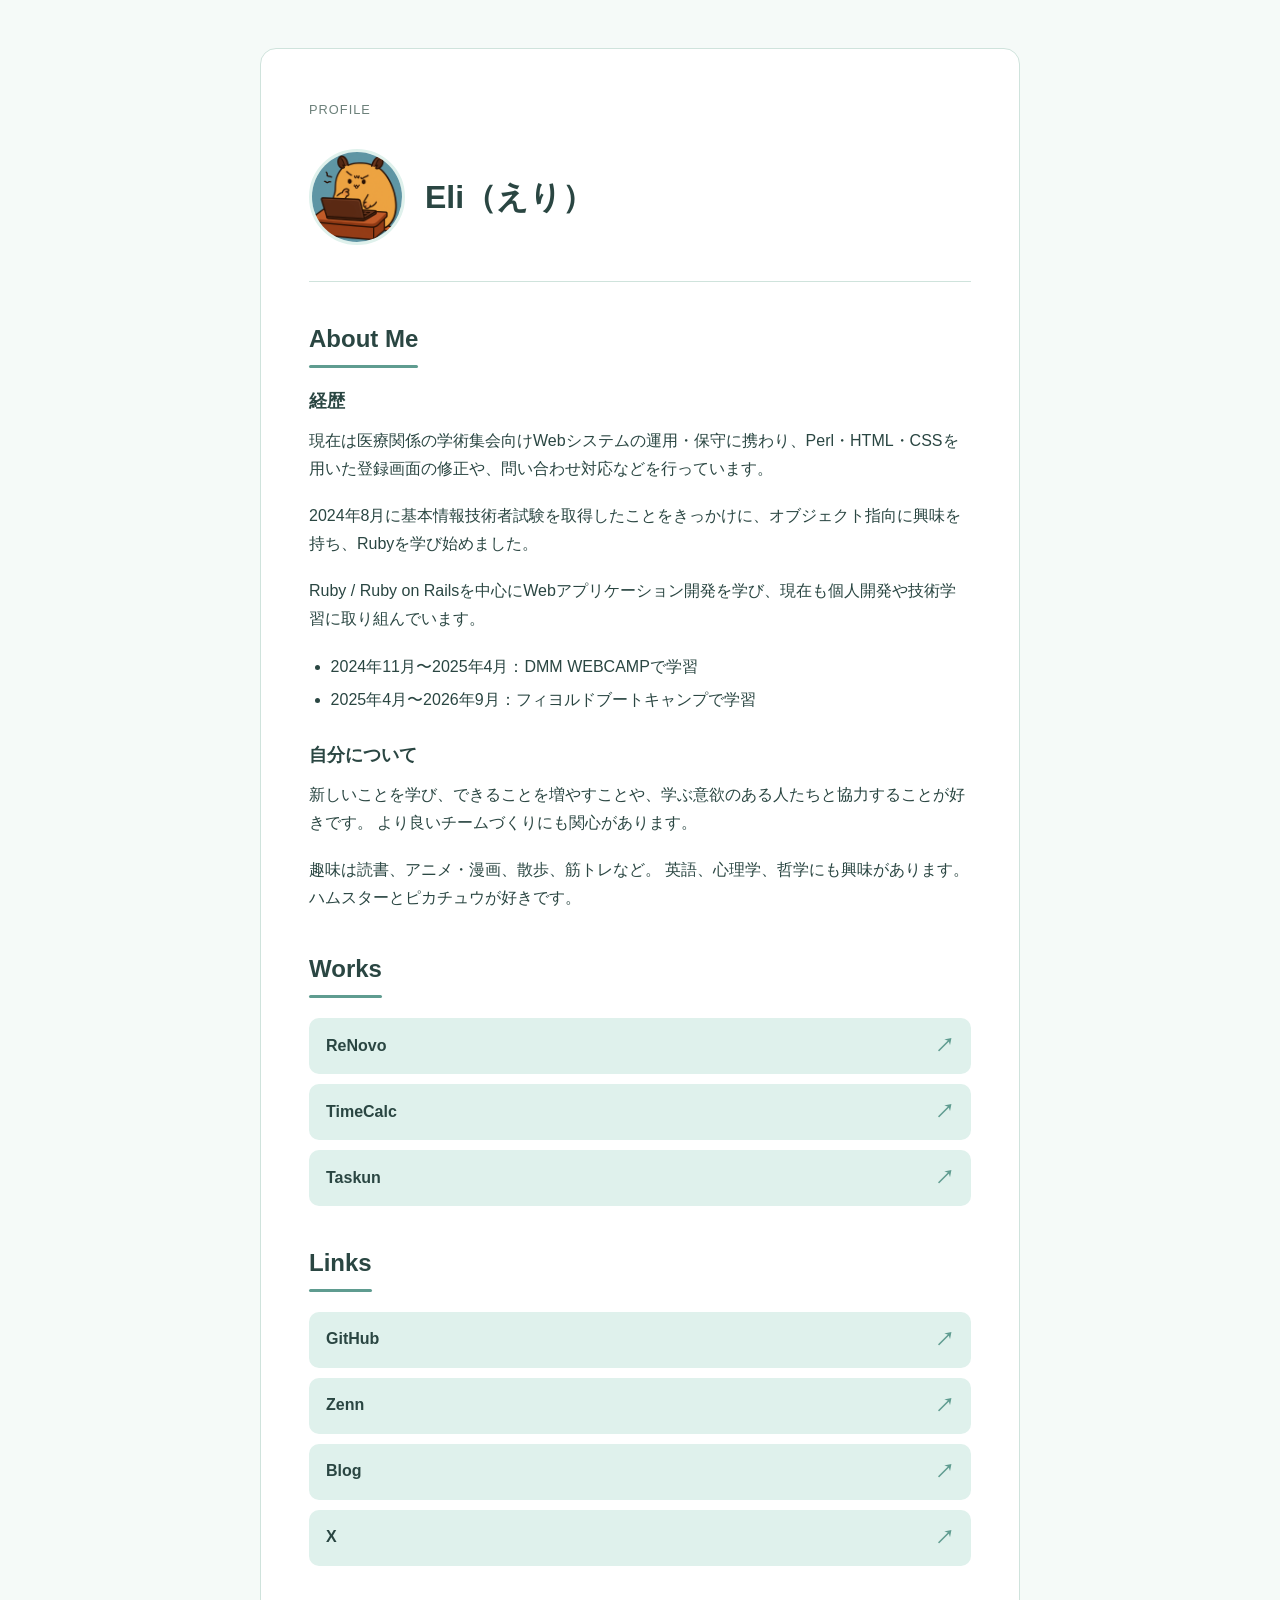
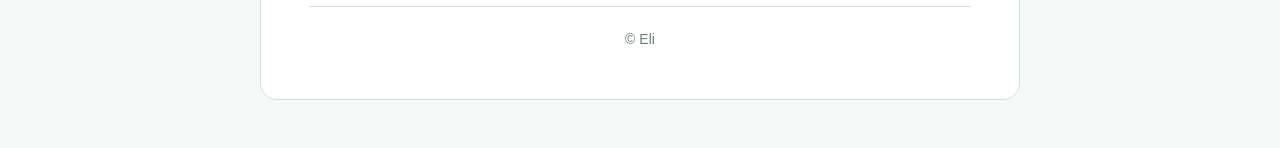
<file: index.html>
<!doctype html>
<html lang="ja">
  <head>
    <meta charset="UTF-8" />
    <meta name="viewport" content="width=device-width, initial-scale=1.0" />
    <meta
      name="description"
      content="Eli（えり）のプロフィールと制作物、外部リンクです。"
    />
    <title>Eli. | Profile</title>
    <link rel="stylesheet" href="style.css" />
    <link rel="icon" type="image/png" sizes="32x32" href="./img/icon.png" />
    <link rel="icon" type="image/png" sizes="192x192" href="./img/icon.png" />
    <link rel="apple-touch-icon" href="./img/icon.png" />
  </head>
  <body>
    <main class="profile-page">
      <article class="profile-card">
        <header class="profile-header">
          <p class="eyebrow">Profile</p>
          <div class="identity">
            <img
              src="./img/icon.png"
              alt="エラーに苦しむハムスターのアイコン"
              class="avatar"
            />
            <h1>Eli（えり）</h1>
          </div>
        </header>

        <section class="section" aria-labelledby="about-heading">
          <h2 id="about-heading">About Me</h2>
          <div class="bio">
            <section class="about-group" aria-labelledby="career-heading">
              <h3 id="career-heading">経歴</h3>
              <p>
                現在は医療関係の学術集会向けWebシステムの運用・保守に携わり、Perl・HTML・CSSを用いた登録画面の修正や、問い合わせ対応などを行っています。
              </p>
              <p>
                2024年8月に基本情報技術者試験を取得したことをきっかけに、オブジェクト指向に興味を持ち、Rubyを学び始めました。
              </p>
              <p>
                Ruby / Ruby on
                Railsを中心にWebアプリケーション開発を学び、現在も個人開発や技術学習に取り組んでいます。
              </p>
              <ul>
                <li>2024年11月〜2025年4月：DMM WEBCAMPで学習</li>
                <li>2025年4月〜2026年9月：フィヨルドブートキャンプで学習</li>
              </ul>
            </section>
            <section class="about-group" aria-labelledby="interests-heading">
              <h3 id="interests-heading">自分について</h3>
              <p>
                新しいことを学び、できることを増やすことや、学ぶ意欲のある人たちと協力することが好きです。
                より良いチームづくりにも関心があります。
              </p>
              <p>
                趣味は読書、アニメ・漫画、散歩、筋トレなど。
                英語、心理学、哲学にも興味があります。<br />
                ハムスターとピカチュウが好きです。
              </p>
            </section>
          </div>
        </section>

        <section class="section" aria-labelledby="works-heading">
          <h2 id="works-heading">Works</h2>
          <nav aria-label="制作物">
            <ul class="link-list">
              <li>
                <a
                  href="https://github.com/koguchi-e/ReNovo"
                  target="_blank"
                  rel="noopener noreferrer"
                  >ReNovo <span aria-hidden="true">↗</span></a
                >
              </li>
              <li>
                <a
                  href="https://github.com/koguchi-e/timecalc"
                  target="_blank"
                  rel="noopener noreferrer"
                  >TimeCalc <span aria-hidden="true">↗</span></a
                >
              </li>
              <li>
                <a
                  href="https://github.com/koguchi-e/Taskun"
                  target="_blank"
                  rel="noopener noreferrer"
                  >Taskun <span aria-hidden="true">↗</span></a
                >
              </li>
            </ul>
          </nav>
        </section>

        <section class="section" aria-labelledby="links-heading">
          <h2 id="links-heading">Links</h2>
          <nav aria-label="外部リンク">
            <ul class="link-list">
              <li>
                <a
                  href="https://github.com/koguchi-e"
                  target="_blank"
                  rel="noopener noreferrer"
                  >GitHub <span aria-hidden="true">↗</span></a
                >
              </li>
              <li>
                <a
                  href="https://zenn.dev/eliri"
                  target="_blank"
                  rel="noopener noreferrer"
                  >Zenn <span aria-hidden="true">↗</span></a
                >
              </li>
              <li>
                <a
                  href="https://eliri.hatenablog.com/"
                  target="_blank"
                  rel="noopener noreferrer"
                  >Blog <span aria-hidden="true">↗</span></a
                >
              </li>
              <li>
                <a
                  href="https://x.com/___eliri"
                  target="_blank"
                  rel="noopener noreferrer"
                  >X <span aria-hidden="true">↗</span></a
                >
              </li>
            </ul>
          </nav>
        </section>

        <footer>© Eli</footer>
      </article>
    </main>
  </body>
</html>
</file>
<file: style.css>
:root {
  --page-background: #f5faf8;
  --content-background: #ffffff;
  --accent: #5f9c90;
  --mint-light: #dff1ec;
  --text: #2a4642;
  --text-muted: #6c807a;
  --border: #cfe3dc;
}

* { box-sizing: border-box; }

html { background: var(--page-background); }

body {
  min-width: 0;
  margin: 0;
  background: var(--page-background);
  color: var(--text);
  font-family: -apple-system, BlinkMacSystemFont, "Hiragino Kaku Gothic ProN", "Hiragino Sans", "Noto Sans JP", sans-serif;
  font-size: 16px;
  line-height: 1.75;
}

.profile-page {
  width: min(100% - 48px, 760px);
  margin: 0 auto;
  padding: 48px 0;
}

.profile-card {
  overflow: hidden;
  padding: clamp(28px, 6vw, 48px);
  background: var(--content-background);
  border: 1px solid var(--border);
  border-radius: 16px;
}

.profile-header {
  padding-bottom: 36px;
  border-bottom: 1px solid var(--border);
}

.site-name, .eyebrow { margin: 0; }

.site-name {
  font-family: Georgia, "Times New Roman", serif;
  font-size: 1.45rem;
  font-weight: 700;
  letter-spacing: 0.02em;
  line-height: 1.2;
}

.eyebrow {
  margin-top: 2px;
  color: var(--text-muted);
  font-size: 0.8rem;
  letter-spacing: 0.08em;
  text-transform: uppercase;
}

.identity {
  display: flex;
  align-items: center;
  gap: 20px;
  margin-top: 28px;
}

.avatar {
  width: 96px;
  height: 96px;
  flex: 0 0 96px;
  border: 3px solid var(--mint-light);
  border-radius: 50%;
  object-fit: cover;
}

h1, h2 { color: var(--text); }

h1 {
  margin: 0;
  font-size: clamp(1.55rem, 4vw, 2rem);
  line-height: 1.35;
}

.section { margin-top: 40px; }

h2 {
  width: fit-content;
  margin: 0 0 20px;
  font-size: 1.5rem;
  line-height: 1.4;
}

h2::after {
  display: block;
  width: 100%;
  height: 3px;
  margin-top: 9px;
  background: var(--accent);
  border-radius: 999px;
  content: "";
}

.about-group + .about-group {
  margin-top: 28px;
}

h3 {
  margin: 0 0 12px;
  color: var(--text);
  font-size: 1.125rem;
  line-height: 1.5;
}

.bio p { margin: 0; }
.bio p + p { margin-top: 1.2em; }

.bio ul {
  padding-left: 1.35em;
  margin: 1.2em 0 0;
}

.bio li + li { margin-top: 0.35em; }

.link-list {
  display: grid;
  gap: 10px;
  padding: 0;
  margin: 0;
  list-style: none;
}

.link-list a {
  display: flex;
  align-items: center;
  justify-content: space-between;
  min-height: 56px;
  padding: 13px 16px;
  color: var(--text);
  font-weight: 600;
  line-height: 1.4;
  text-decoration: none;
  background: var(--mint-light);
  border: 1px solid transparent;
  border-radius: 10px;
  transition: background-color 0.15s ease, border-color 0.15s ease;
}

.link-list a span {
  margin-left: 16px;
  color: var(--accent);
  font-size: 1.2rem;
  line-height: 1;
}

.link-list a:hover { background: #cfe9e1; }

.link-list a:focus-visible {
  outline: 3px solid var(--accent);
  outline-offset: 3px;
}

footer {
  margin-top: 40px;
  padding-top: 20px;
  color: var(--text-muted);
  font-size: 0.875rem;
  text-align: center;
  border-top: 1px solid var(--border);
}

@media (max-width: 520px) {
  .profile-page {
    width: min(100% - 32px, 680px);
    padding: 16px 0;
  }

  .profile-card {
    padding: 28px 20px;
    border-radius: 12px;
  }

  .profile-header { padding-bottom: 28px; }
  .identity { gap: 16px; margin-top: 24px; }

  .avatar {
    width: 80px;
    height: 80px;
    flex-basis: 80px;
  }

  .section { margin-top: 32px; }
}
</file>
